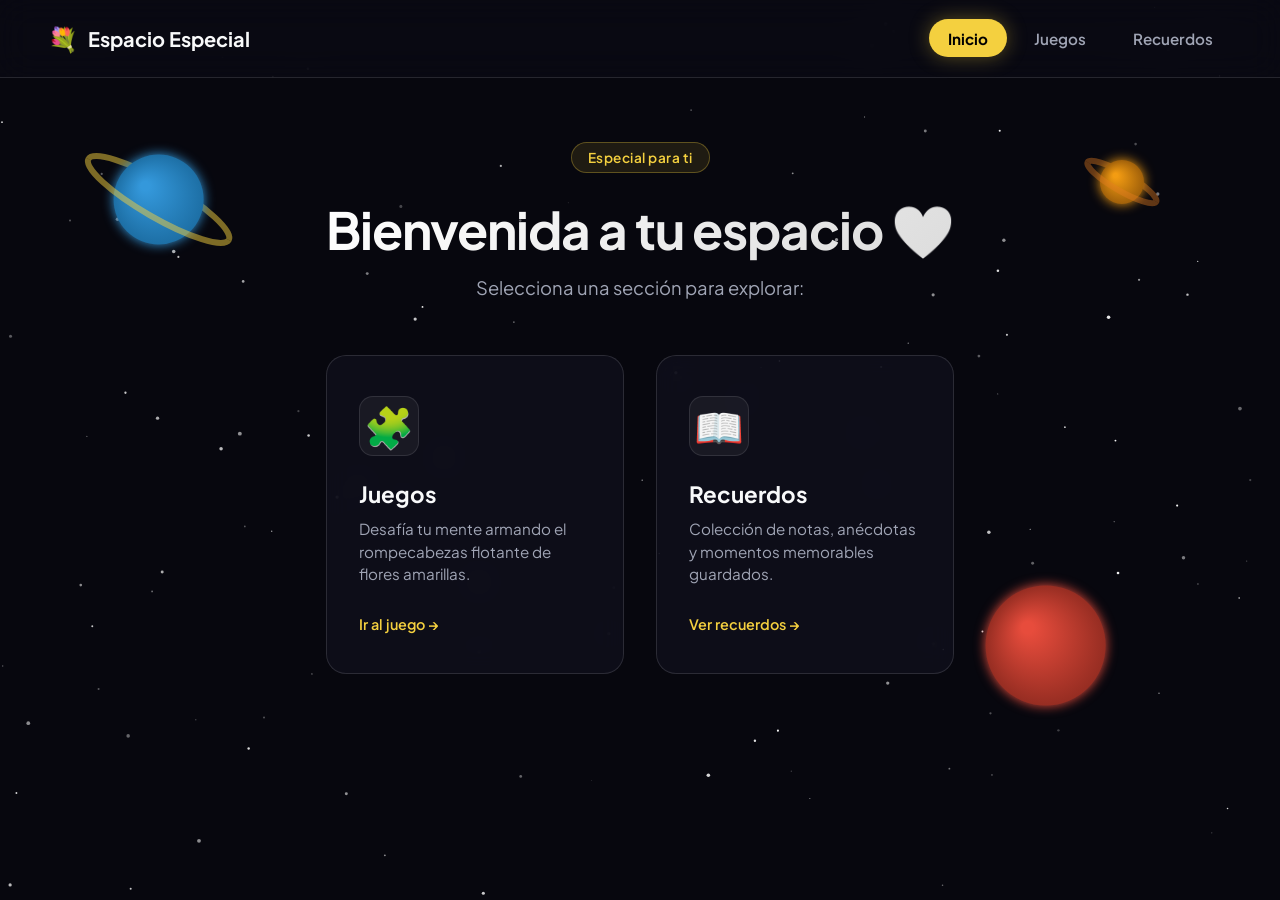
<file: index.html>
<!DOCTYPE html>
<html lang="es">
<head>
    <meta charset="UTF-8">
    <meta name="viewport" content="width=device-width, initial-scale=1.0">
    <title>Espacio Especial 💛</title>
    <link rel="preconnect" href="https://fonts.googleapis.com">
    <link rel="preconnect" href="https://fonts.gstatic.com" crossorigin>
    <link href="https://fonts.googleapis.com/css2?family=Plus+Jakarta+Sans:wght@300;400;600;700&display=swap" rel="stylesheet">
    
    <!-- Rutas relativas corregidas (sin barra inicial) -->
    <link rel="stylesheet" href="css/global.css">
    <link rel="stylesheet" href="css/style.css">
</head>
<body>
    <canvas id="fondo-espacial"></canvas>

    <header class="navbar">
        <a href="index.html" class="logo">
            <span class="logo-icon">💐</span>
            <span class="logo-text">Espacio Especial</span>
        </a>
        <nav class="nav-links">
            <a href="index.html" class="btn-nav active">Inicio</a>
            <a href="html/juegos.html" class="btn-nav">Juegos</a>
            <a href="html/recuerdos.html" class="btn-nav">Recuerdos</a>
        </nav>
    </header>

    <main class="hero-container">
        <span class="badge">Especial para ti</span>
        <h1>Bienvenida a tu espacio 💛</h1>
        <p class="subtitulo">Selecciona una sección para explorar:</p>
        
        <div class="grid-menu">
            <a href="html/juegos.html" class="tarjeta-menu">
                <div class="icono-wrapper">🧩</div>
                <h2>Juegos</h2>
                <p>Desafía tu mente armando el rompecabezas flotante de flores amarillas.</p>
                <span class="link-action">Ir al juego →</span>
            </a>

            <a href="html/recuerdos.html" class="tarjeta-menu">
                <div class="icono-wrapper">📖</div>
                <h2>Recuerdos</h2>
                <p>Colección de notas, anécdotas y momentos memorables guardados.</p>
                <span class="link-action">Ver recuerdos →</span>
            </a>
        </div>
    </main>

    <!-- Ruta relativa corregida -->
    <script src="js/fondo.js"></script>
</body>
</html>
</file>
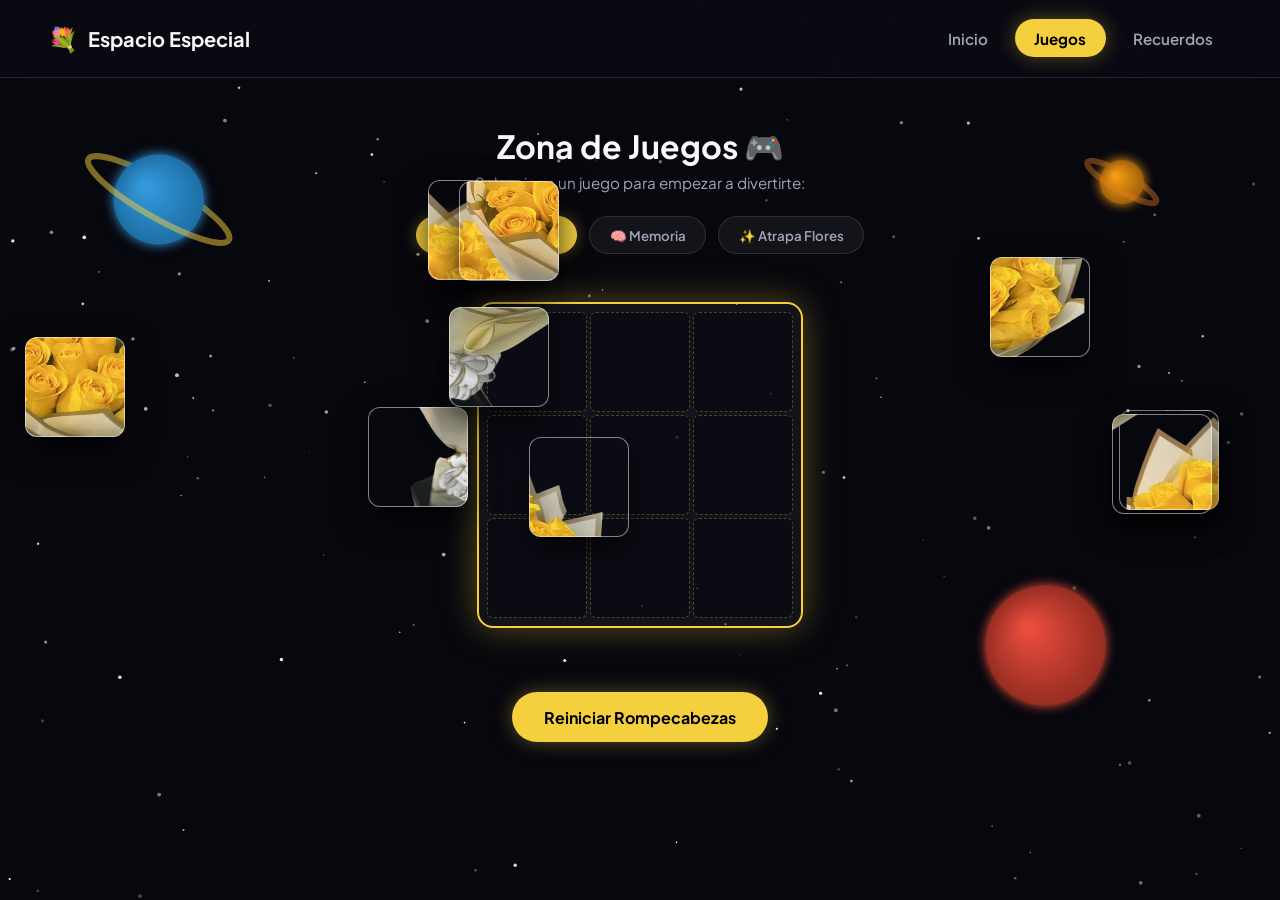
<file: juegos.html>
<!DOCTYPE html>
<html lang="es">
<head>
    <meta charset="UTF-8">
    <meta name="viewport" content="width=device-width, initial-scale=1.0">
    <title>Juegos - Espacio Especial</title>
    <link rel="preconnect" href="https://fonts.googleapis.com">
    <link rel="preconnect" href="https://fonts.gstatic.com" crossorigin>
    <link href="https://fonts.googleapis.com/css2?family=Plus+Jakarta+Sans:wght@300;400;600;700&display=swap" rel="stylesheet">
    <link rel="stylesheet" href="style.css">
</head>
<body>
    <canvas id="fondo-espacial"></canvas>

    <header class="navbar">
        <a href="index.html" class="logo">
            <span class="logo-icon">💐</span>
            <span class="logo-text">Espacio Especial</span>
        </a>
        <nav class="nav-links">
            <a href="index.html" class="btn-nav">Inicio</a>
            <a href="juegos.html" class="btn-nav active">Juegos</a>
            <a href="recuerdos.html" class="btn-nav">Recuerdos</a>
        </nav>
    </header>

    <main class="contenedor-vista">
        <div class="juego-header">
            <h2>Zona de Juegos 🎮</h2>
            <p>Selecciona un juego para empezar a divertirte:</p>
            
            <!-- Selector de juegos -->
            <div class="selector-juegos">
                <button id="btn-tab-rompecabezas" class="tab-btn active">🧩 Rompecabezas</button>
                <button id="btn-tab-memoria" class="tab-btn">🧠 Memoria</button>
                <button id="btn-tab-reflejos" class="tab-btn">✨ Atrapa Flores</button>
            </div>
        </div>

        <!-- 1. JUEGO: ROMPECABEZAS -->
        <section id="juego-rompecabezas" class="panel-juego activo">
            <div class="contenedor-juego">
                <div class="tablero-puzzle" id="tablero"></div>
            </div>
            <div id="contenedor-piezas-libres"></div>
            <div class="controles">
                <button id="btn-reiniciar-puzzle" class="btn-primary">Reiniciar Rompecabezas</button>
            </div>
        </section>

        <!-- 2. JUEGO: MEMORIA -->
        <section id="juego-memoria" class="panel-juego">
            <div class="stats-juego">
                <span>Movimientos: <strong id="movimientos-memoria">0</strong></span>
                <span>Pares encontrados: <strong id="pares-memoria">0 / 6</strong></span>
            </div>
            <div class="grid-memoria" id="grid-memoria"></div>
            <div class="controles">
                <button id="btn-reiniciar-memoria" class="btn-primary">Reiniciar Memoria</button>
            </div>
        </section>

        <!-- 3. JUEGO: ATRAPA FLORES (REFLEJOS) -->
        <section id="juego-reflejos" class="panel-juego">
            <div class="stats-juego">
                <span>Puntuación: <strong id="score-reflejos">0</strong></span>
                <span>Tiempo: <strong id="tiempo-reflejos">20</strong>s</span>
            </div>
            <div class="area-reflejos" id="area-reflejos">
                <p class="instruccion-game">Haz clic en "Iniciar Juego" para atrapar la mayor cantidad de flores antes de que se acabe el tiempo.</p>
            </div>
            <div class="controles">
                <button id="btn-iniciar-reflejos" class="btn-primary">Iniciar Juego</button>
            </div>
        </section>
    </main>

    <script src="fondo.js"></script>
    <script src="juegos.js"></script>
</body>
</html>
</file>
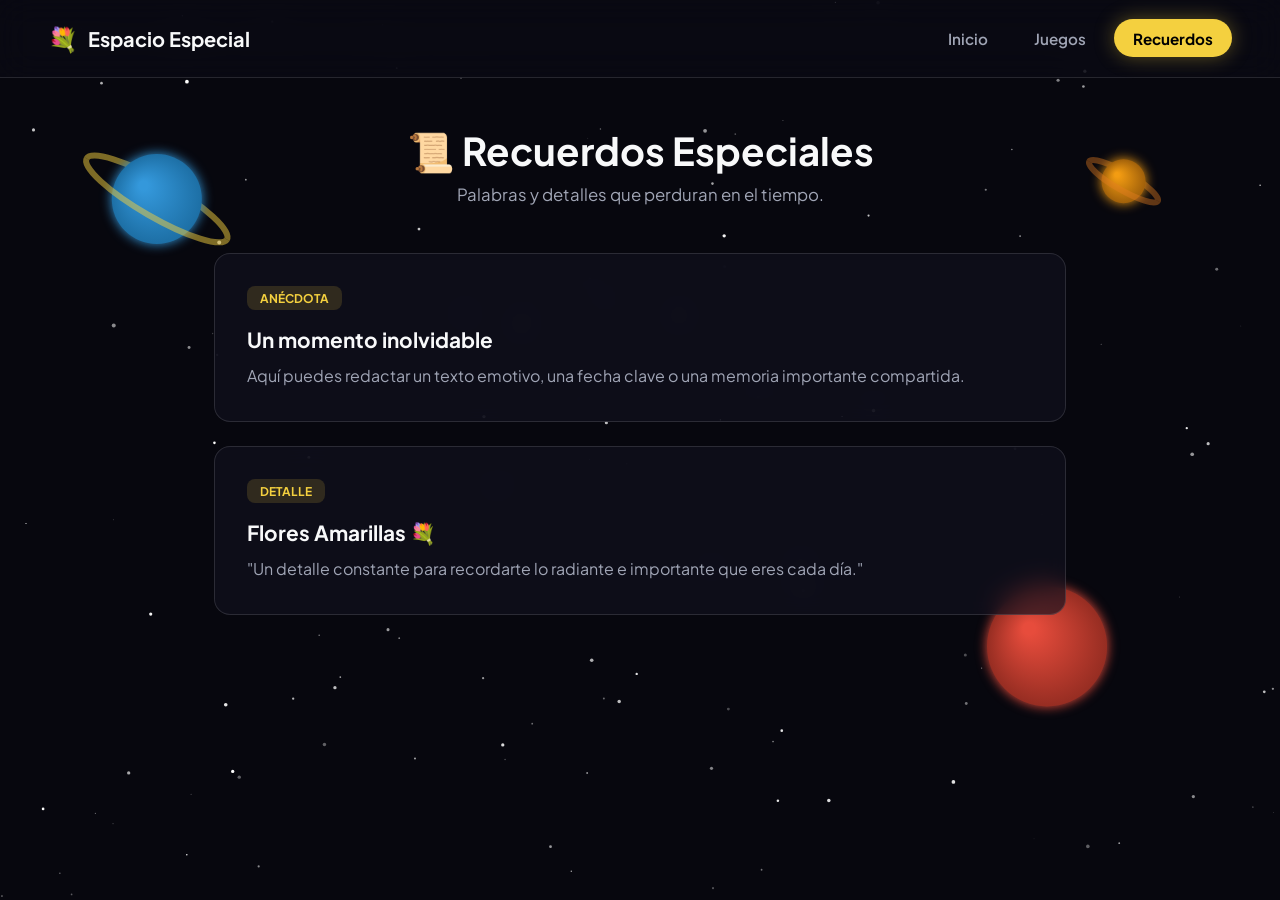
<file: recuerdos.html>
<!DOCTYPE html>
<html lang="es">
<head>
    <meta charset="UTF-8">
    <meta name="viewport" content="width=device-width, initial-scale=1.0">
    <title>Recuerdos - Espacio Especial</title>
    <link rel="preconnect" href="https://fonts.googleapis.com">
    <link rel="preconnect" href="https://fonts.gstatic.com" crossorigin>
    <link href="https://fonts.googleapis.com/css2?family=Plus+Jakarta+Sans:wght@300;400;600;700&display=swap" rel="stylesheet">
    <link rel="stylesheet" href="style.css">
</head>
<body>
    <canvas id="fondo-espacial"></canvas>

    <header class="navbar">
        <a href="index.html" class="logo">
            <span class="logo-icon">💐</span>
            <span class="logo-text">Espacio Especial</span>
        </a>
        <nav class="nav-links">
            <a href="index.html" class="btn-nav">Inicio</a>
            <a href="juegos.html" class="btn-nav">Juegos</a>
            <a href="recuerdos.html" class="btn-nav active">Recuerdos</a>
        </nav>
    </header>

    <main class="contenedor-vista">
        <div class="section-title">
            <h2>📜 Recuerdos Especiales</h2>
            <p>Palabras y detalles que perduran en el tiempo.</p>
        </div>
        <div class="lista-recuerdos">
            <article class="tarjeta-contenido">
                <div class="tag">Anécdota</div>
                <h3>Un momento inolvidable</h3>
                <p>Aquí puedes redactar un texto emotivo, una fecha clave o una memoria importante compartida.</p>
            </article>
            <article class="tarjeta-contenido">
                <div class="tag">Detalle</div>
                <h3>Flores Amarillas 💐</h3>
                <p>"Un detalle constante para recordarte lo radiante e importante que eres cada día."</p>
            </article>
        </div>
    </main>

    <script src="fondo.js"></script>
</body>
</html>
</file>
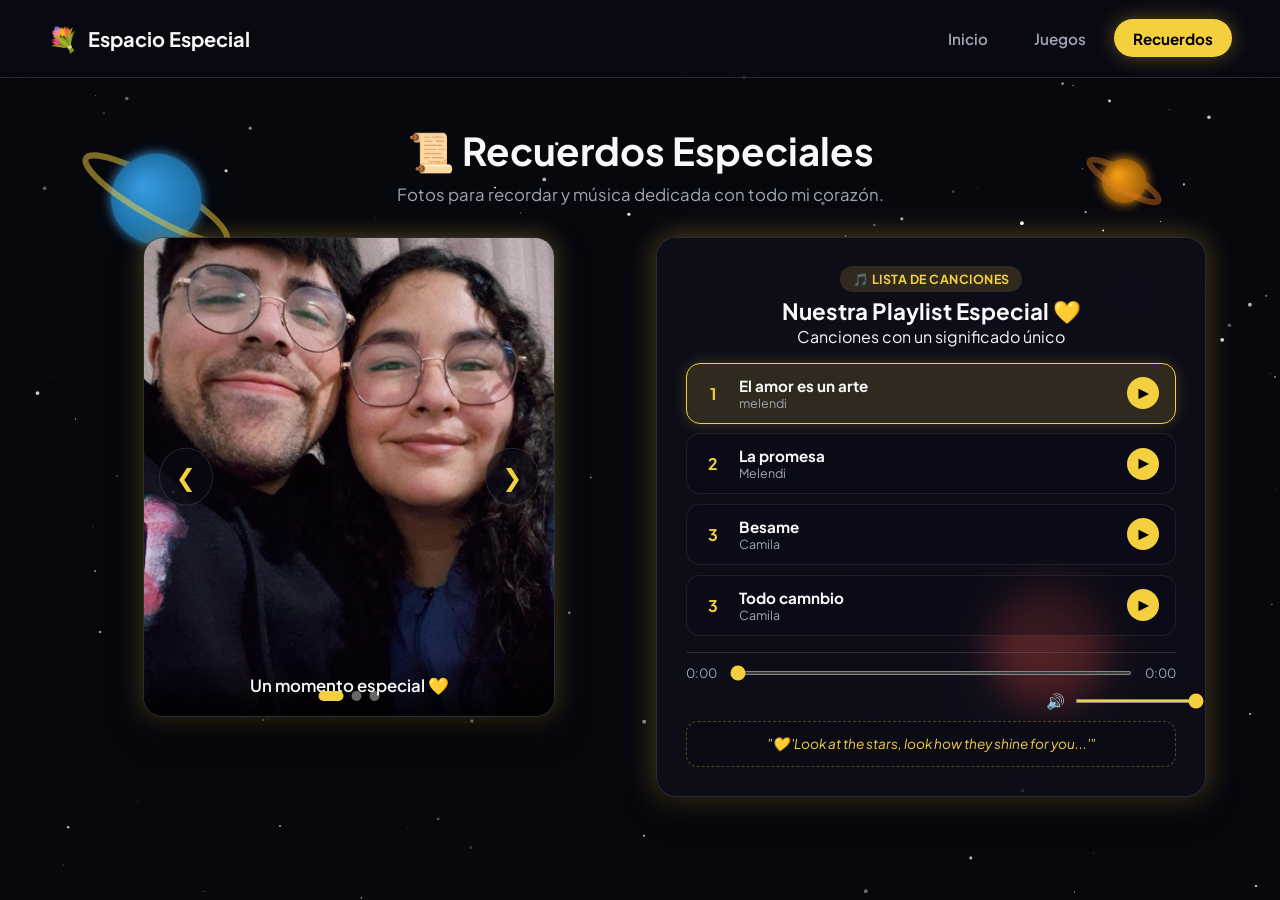
<file: html/recuerdos.html>
<!DOCTYPE html>
<html lang="es">
<head>
    <meta charset="UTF-8">
    <meta name="viewport" content="width=device-width, initial-scale=1.0">
    <title>Recuerdos - Espacio Especial</title>
    <link rel="preconnect" href="https://fonts.googleapis.com">
    <link rel="preconnect" href="https://fonts.gstatic.com" crossorigin>
    <link href="https://fonts.googleapis.com/css2?family=Plus+Jakarta+Sans:wght@300;400;600;700&display=swap" rel="stylesheet">
    
    <link rel="stylesheet" href="../css/global.css">
    <link rel="stylesheet" href="../css/recuerdos.css">
</head>
<body>
    <canvas id="fondo-espacial"></canvas>

    <header class="navbar">
        <a href="../index.html" class="logo">
            <span class="logo-icon">💐</span>
            <span class="logo-text">Espacio Especial</span>
        </a>
        <nav class="nav-links">
            <a href="../index.html" class="btn-nav">Inicio</a>
            <a href="juegos.html" class="btn-nav">Juegos</a>
            <a href="recuerdos.html" class="btn-nav active">Recuerdos</a>
        </nav>
    </header>

    <main class="contenedor-vista contenedor-recuerdos-wide">
        <div class="section-title">
            <h2>📜 Recuerdos Especiales</h2>
            <p>Fotos para recordar y música dedicada con todo mi corazón.</p>
        </div>

        <div class="layout-recuerdos-doble">
            <!-- CARRUSEL DE FOTOS -->
            <section class="seccion-carrusel">
                <div class="carrusel-container">
                    <div class="carrusel-track" id="carrusel-track">
                        <div class="carrusel-slide active">
                            <img src="../fotos/fotos1.jpg" alt="Recuerdo 1">
                            <div class="caption">Un momento especial 💛</div>
                        </div>
                        <div class="carrusel-slide">
                            <img src="../fotos/fotos2.jpg" alt="Recuerdo 2">
                            <div class="caption">Nuestra foto favorita 📸</div>
                        </div>
                        <div class="carrusel-slide">
                            <img src="../fotos/fotos3.jpg" alt="Recuerdo 3">
                            <div class="caption">Inolvidable ✨</div>
                        </div>
                    </div>

                    <button class="carrusel-btn btn-prev" id="btn-prev">❮</button>
                    <button class="carrusel-btn btn-next" id="btn-next">❯</button>

                    <div class="carrusel-dots" id="carrusel-dots"></div>
                </div>
            </section>

            <!-- REPRODUCTOR MP3 PERSONALIZADO -->
            <section class="seccion-reproductor">
                <div class="card-reproductor-alargado">
                    <div class="header-reproductor">
                        <span class="tag-musica">🎵 Lista de Canciones</span>
                        <h3>Nuestra Playlist Especial 💛</h3>
                        <p>Canciones con un significado único</p>
                    </div>

                    <audio id="audio-player"></audio>

                    <div class="lista-canciones">
                        <div class="item-cancion active" data-src="../musica/cancion1.mp3" data-nota="💛 'Look at the stars, look how they shine for you...'">
                            <div class="num-track">1</div>
                            <div class="info-track">
                                <span class="titulo-track">El amor es un arte</span>
                                <span class="artista-track">melendi</span>
                            </div>
                            <button class="btn-play-track">▶</button>
                        </div>

                        <div class="item-cancion" data-src="../musica/cancion2.mp3" data-nota="✨ Porque cada instante contigo es perfecto.">
                            <div class="num-track">2</div>
                            <div class="info-track">
                                <span class="titulo-track">La promesa</span>
                                <span class="artista-track">Melendi</span>
                            </div>
                            <button class="btn-play-track">▶</button>
                        </div>

                        <div class="item-cancion" data-src="../musica/cancion3.mp3" data-nota="💐 La canción perfecta para recordarte.">
                            <div class="num-track">3</div>
                            <div class="info-track">
                                <span class="titulo-track">Besame</span>
                                <span class="artista-track">Camila</span>
                            </div>
                            <button class="btn-play-track">▶</button>
                        </div>
                        <div class="item-cancion" data-src="../musica/cancion4.mp3" data-nota="💐 La canción perfecta para recordarte.">
                            <div class="num-track">3</div>
                            <div class="info-track">
                                <span class="titulo-track">Todo camnbio</span>
                                <span class="artista-track">Camila</span>
                            </div>
                            <button class="btn-play-track">▶</button>
                        </div>
                    </div>

                    <div class="panel-reproduccion-abajo">
                        <div class="contenedor-progreso">
                            <span id="tiempo-actual">0:00</span>
                            <input type="range" id="barra-progreso" value="0" min="0" max="100">
                            <span id="tiempo-total">0:00</span>
                        </div>

                        <div class="sub-bar-controles">
                            <div class="contenedor-volumen">
                                <span id="icono-volumen" class="icono-vol">🔊</span>
                                <input type="range" id="control-volumen" value="100" min="0" max="100">
                            </div>
                        </div>

                        <div class="mensaje-dedicatoria">
                            <p id="texto-dedicatoria">"💛 'Look at the stars, look how they shine for you...'"</p>
                        </div>
                    </div>
                </div>
            </section>
        </div>
    </main>

    <script src="../js/fondo.js"></script>
    <script src="../js/carrusel.js"></script>
</body>
</html>
</file>
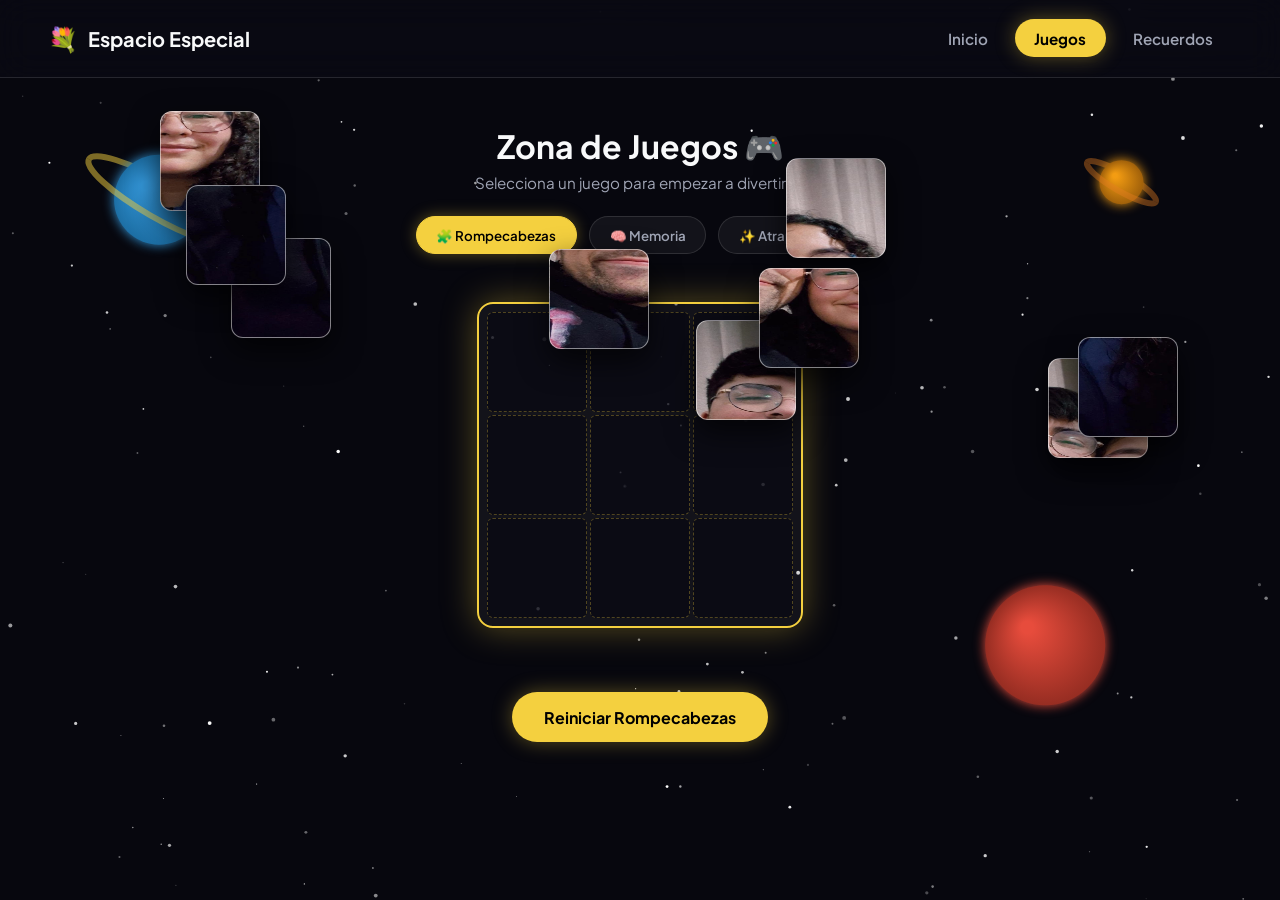
<file: regalop2/html/juegos.html>
<!DOCTYPE html>
<html lang="es">
<head>
    <meta charset="UTF-8">
    <meta name="viewport" content="width=device-width, initial-scale=1.0">
    <title>Juegos - Espacio Especial</title>
    <link rel="preconnect" href="https://fonts.googleapis.com">
    <link rel="preconnect" href="https://fonts.gstatic.com" crossorigin>
    <link href="https://fonts.googleapis.com/css2?family=Plus+Jakarta+Sans:wght@300;400;600;700&display=swap" rel="stylesheet">
    
    <!-- Rutas CSS relativas hacia ../css/ -->
    <link rel="stylesheet" href="../css/global.css">
    <link rel="stylesheet" href="../css/juegos.css">
</head>
<body>
    <canvas id="fondo-espacial"></canvas>

    <header class="navbar">
        <a href="../index.html" class="logo">
            <span class="logo-icon">💐</span>
            <span class="logo-text">Espacio Especial</span>
        </a>
        <nav class="nav-links">
            <a href="../index.html" class="btn-nav">Inicio</a>
            <a href="juegos.html" class="btn-nav active">Juegos</a>
            <a href="recuerdos.html" class="btn-nav">Recuerdos</a>
        </nav>
    </header>

    <main class="contenedor-vista">
        <div class="juego-header">
            <h2>Zona de Juegos 🎮</h2>
            <p>Selecciona un juego para empezar a divertirte:</p>
            
            <div class="selector-juegos">
                <button id="btn-tab-rompecabezas" class="tab-btn active">🧩 Rompecabezas</button>
                <button id="btn-tab-memoria" class="tab-btn">🧠 Memoria</button>
                <button id="btn-tab-reflejos" class="tab-btn">✨ Atrapa Flores</button>
            </div>
        </div>

        <!-- 1. JUEGO: ROMPECABEZAS -->
        <section id="juego-rompecabezas" class="panel-juego activo">
            <div class="contenedor-juego">
                <div class="tablero-puzzle" id="tablero"></div>
            </div>
            <div id="contenedor-piezas-libres"></div>
            <div class="controles">
                <button id="btn-reiniciar-puzzle" class="btn-primary">Reiniciar Rompecabezas</button>
            </div>
        </section>

        <!-- 2. JUEGO: MEMORIA -->
        <section id="juego-memoria" class="panel-juego">
            <div class="stats-juego">
                <span>Movimientos: <strong id="movimientos-memoria">0</strong></span>
                <span>Pares encontrados: <strong id="pares-memoria">0 / 6</strong></span>
            </div>
            <div class="grid-memoria" id="grid-memoria"></div>
            <div class="controles">
                <button id="btn-reiniciar-memoria" class="btn-primary">Reiniciar Memoria</button>
            </div>
        </section>

        <!-- 3. JUEGO: ATRAPA FLORES -->
        <section id="juego-reflejos" class="panel-juego">
            <div class="stats-juego">
                <span>Puntuación: <strong id="score-reflejos">0</strong></span>
                <span>Tiempo: <strong id="tiempo-reflejos">20</strong>s</span>
            </div>
            <div class="area-reflejos" id="area-reflejos">
                <p class="instruccion-game">Haz clic en "Iniciar Juego" para atrapar la mayor cantidad de flores antes de que se acabe el tiempo.</p>
            </div>
            <div class="controles">
                <button id="btn-iniciar-reflejos" class="btn-primary">Iniciar Juego</button>
            </div>
        </section>
    </main>

    <!-- Rutas JS relativas hacia ../js/ -->
    <script src="../js/fondo.js"></script>
    <script src="../js/juegos.js"></script>
</body>
</html>
</file>
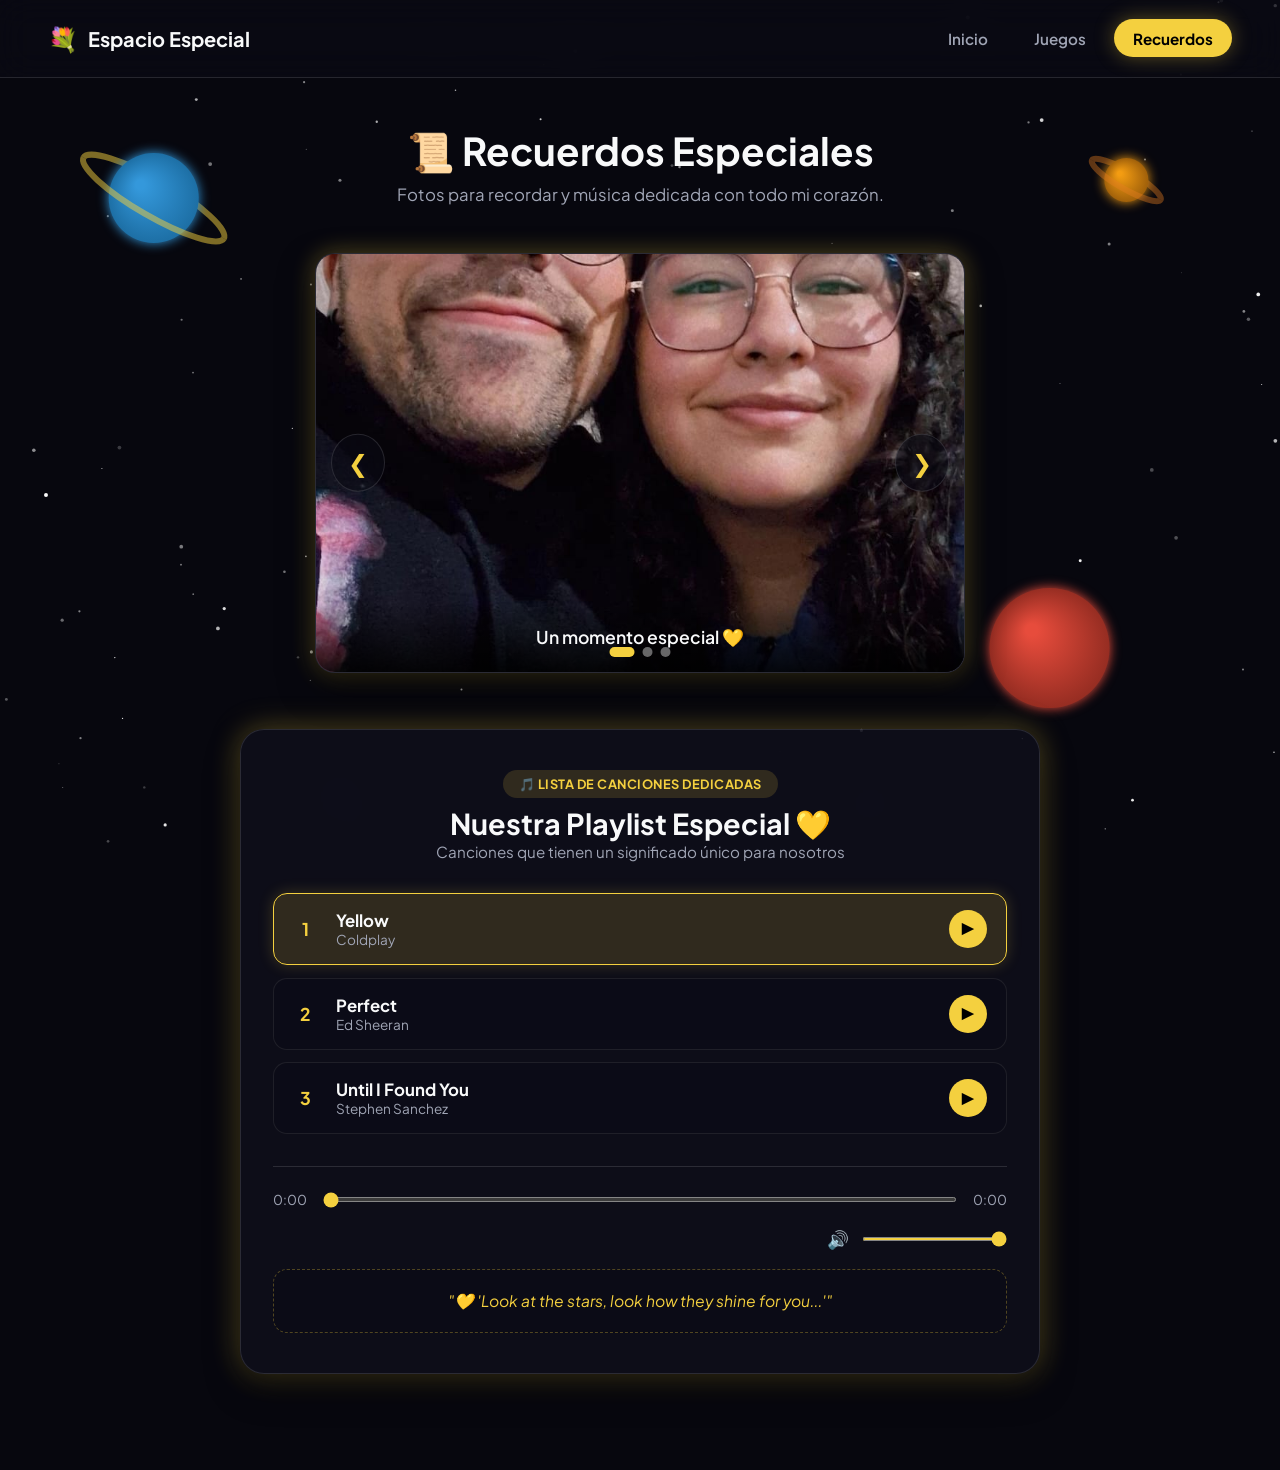
<file: regalop2/html/recuerdos.html>
<!DOCTYPE html>
<html lang="es">
<head>
    <meta charset="UTF-8">
    <meta name="viewport" content="width=device-width, initial-scale=1.0">
    <title>Recuerdos - Espacio Especial</title>
    <link rel="preconnect" href="https://fonts.googleapis.com">
    <link rel="preconnect" href="https://fonts.gstatic.com" crossorigin>
    <link href="https://fonts.googleapis.com/css2?family=Plus+Jakarta+Sans:wght@300;400;600;700&display=swap" rel="stylesheet">
    
    <!-- Rutas CSS relativas hacia ../css/ -->
    <link rel="stylesheet" href="../css/global.css">
    <link rel="stylesheet" href="../css/recuerdos.css">
</head>
<body>
    <canvas id="fondo-espacial"></canvas>

    <header class="navbar">
        <a href="../index.html" class="logo">
            <span class="logo-icon">💐</span>
            <span class="logo-text">Espacio Especial</span>
        </a>
        <nav class="nav-links">
            <a href="../index.html" class="btn-nav">Inicio</a>
            <a href="juegos.html" class="btn-nav">Juegos</a>
            <a href="recuerdos.html" class="btn-nav active">Recuerdos</a>
        </nav>
    </header>

    <main class="contenedor-vista">
        <div class="section-title">
            <h2>📜 Recuerdos Especiales</h2>
            <p>Fotos para recordar y música dedicada con todo mi corazón.</p>
        </div>

        <!-- CARRUSEL DE FOTOS -->
        <section class="seccion-carrusel">
            <div class="carrusel-container">
                <div class="carrusel-track" id="carrusel-track">
                    <div class="carrusel-slide active">
                        <img src="../fotos/fotos1.jpg" alt="Recuerdo 1">
                        <div class="caption">Un momento especial 💛</div>
                    </div>
                    <div class="carrusel-slide">
                        <img src="../fotos/fotos2.jpg" alt="Recuerdo 2">
                        <div class="caption">Nuestra foto favorita 📸</div>
                    </div>
                    <div class="carrusel-slide">
                        <img src="../fotos/fotos3.jpg" alt="Recuerdo 3">
                        <div class="caption">Inolvidable ✨</div>
                    </div>
                </div>

                <button class="carrusel-btn btn-prev" id="btn-prev">❮</button>
                <button class="carrusel-btn btn-next" id="btn-next">❯</button>

                <div class="carrusel-dots" id="carrusel-dots"></div>
            </div>
        </section>

        <!-- REPRODUCTOR MP3 PERSONALIZADO -->
        <section class="seccion-reproductor">
            <div class="card-reproductor-alargado">
                <div class="header-reproductor">
                    <span class="tag-musica">🎵 Lista de Canciones Dedicadas</span>
                    <h3>Nuestra Playlist Especial 💛</h3>
                    <p>Canciones que tienen un significado único para nosotros</p>
                </div>

                <audio id="audio-player"></audio>

                <!-- LISTA DE CANCIONES (Rutas corregidas hacia ../musica/) -->
                <div class="lista-canciones">
                    <div class="item-cancion active" data-src="../musica/cancion1.mp3" data-titulo="Yellow" data-artista="Coldplay" data-nota="💛 'Look at the stars, look how they shine for you...'">
                        <div class="num-track">1</div>
                        <div class="info-track">
                            <span class="titulo-track">Yellow</span>
                            <span class="artista-track">Coldplay</span>
                        </div>
                        <button class="btn-play-track">▶</button>
                    </div>

                    <div class="item-cancion" data-src="../musica/cancion2.mp3" data-titulo="Perfect" data-artista="Ed Sheeran" data-nota="✨ Porque cada instante contigo es perfecto.">
                        <div class="num-track">2</div>
                        <div class="info-track">
                            <span class="titulo-track">Perfect</span>
                            <span class="artista-track">Ed Sheeran</span>
                        </div>
                        <button class="btn-play-track">▶</button>
                    </div>

                    <div class="item-cancion" data-src="../musica/cancion3.mp3" data-titulo="Until I Found You" data-artista="Stephen Sanchez" data-nota="💐 La canción perfecta para recordarte.">
                        <div class="num-track">3</div>
                        <div class="info-track">
                            <span class="titulo-track">Until I Found You</span>
                            <span class="artista-track">Stephen Sanchez</span>
                        </div>
                        <button class="btn-play-track">▶</button>
                    </div>
                </div>

                <!-- BARRA DE REPRODUCCIÓN -->
                <div class="panel-reproduccion-abajo">
                    <div class="contenedor-progreso">
                        <span id="tiempo-actual">0:00</span>
                        <input type="range" id="barra-progreso" value="0" min="0" max="100">
                        <span id="tiempo-total">0:00</span>
                    </div>

                    <div class="sub-bar-controles">
                        <div class="contenedor-volumen">
                            <span id="icono-volumen" class="icono-vol">🔊</span>
                            <input type="range" id="control-volumen" value="100" min="0" max="100">
                        </div>
                    </div>

                    <div class="mensaje-dedicatoria">
                        <p id="texto-dedicatoria">"💛 'Look at the stars, look how they shine for you...'"</p>
                    </div>
                </div>
            </div>
        </section>
    </main>

    <!-- Rutas JS relativas hacia ../js/ -->
    <script src="../js/fondo.js"></script>
    <script src="../js/carrusel.js"></script>
</body>
</html>
</file>
<file: css/global.css>
:root {
    --bg-dark: #07070e;
    --primary-yellow: #f4d03f;
    --primary-glow: rgba(244, 208, 63, 0.35);
    --glass-bg: rgba(18, 18, 32, 0.65);
    --glass-border: rgba(255, 255, 255, 0.12);
    --glass-border-hover: rgba(244, 208, 63, 0.5);
    --text-main: #f8f9fa;
    --text-muted: #a0a5b5;
    --font-family: 'Plus Jakarta Sans', system-ui, -apple-system, sans-serif;
}

* {
    margin: 0;
    padding: 0;
    box-sizing: border-box;
    font-family: var(--font-family);
    -webkit-font-smoothing: antialiased;
}

/* Normalización de botones e inputs */
button, input {
    font-family: inherit;
    touch-action: manipulation;
}

body {
    background-color: var(--bg-dark);
    color: var(--text-main);
    display: flex;
    flex-direction: column;
    min-height: 100vh;
    overflow-x: hidden;
    position: relative;
}

/* Canvas de fondo espacial */
#fondo-espacial {
    position: fixed;
    top: 0;
    left: 0;
    width: 100%;
    height: 100%;
    z-index: 1;
    pointer-events: none;
}

/* Barra de Navegación */
.navbar {
    position: relative;
    z-index: 100;
    display: flex;
    justify-content: space-between;
    align-items: center;
    padding: 1.2rem 3rem;
    background: rgba(10, 10, 20, 0.7);
    backdrop-filter: blur(16px);
    -webkit-backdrop-filter: blur(16px);
    border-bottom: 1px solid var(--glass-border);
}

.logo {
    display: flex;
    align-items: center;
    gap: 0.6rem;
    font-weight: 700;
    font-size: 1.25rem;
    color: var(--text-main);
    text-decoration: none;
}

.logo-icon {
    font-size: 1.5rem;
}

.nav-links {
    display: flex;
    gap: 0.5rem;
}

.btn-nav {
    background: transparent;
    color: var(--text-muted);
    font-size: 0.95rem;
    font-weight: 600;
    padding: 0.6rem 1.2rem;
    border-radius: 30px;
    text-decoration: none;
    transition: all 0.25s ease;
}

.btn-nav:hover {
    color: var(--text-main);
    background: rgba(255, 255, 255, 0.05);
}

.btn-nav.active {
    background: var(--primary-yellow);
    color: #000;
    font-weight: 700;
    box-shadow: 0 0 20px var(--primary-glow);
}

/* Contenedor General de Vistas */
.contenedor-vista {
    position: relative;
    z-index: 10;
    padding: 3rem 1.5rem;
    max-width: 900px;
    margin: 0 auto;
    width: 100%;
}

.section-title {
    text-align: center;
    margin-bottom: 2rem;
}

.section-title h2 {
    font-size: 2.4rem;
    font-weight: 700;
    margin-bottom: 0.5rem;
}

.section-title p {
    color: var(--text-muted);
    font-size: 1.05rem;
}

/* Adaptación Móvil */
@media (max-width: 768px) {
    .navbar {
        padding: 1rem 1.5rem;
    }
    .btn-nav {
        padding: 0.5rem 0.8rem;
        font-size: 0.85rem;
    }
}
</file>
<file: css/style.css>
/* PÁGINA DE INICIO (INDEX) */
.hero-container {
    position: relative;
    z-index: 10;
    display: flex;
    flex-direction: column;
    align-items: center;
    justify-content: center;
    padding: 4rem 1.5rem;
    text-align: center;
    max-width: 1100px;
    margin: 0 auto;
}

.badge {
    background: rgba(244, 208, 63, 0.1);
    color: var(--primary-yellow);
    border: 1px solid rgba(244, 208, 63, 0.3);
    padding: 0.4rem 1rem;
    border-radius: 20px;
    font-size: 0.85rem;
    font-weight: 600;
    margin-bottom: 1.5rem;
    letter-spacing: 0.5px;
}

.hero-container h1 {
    font-size: 3.2rem;
    font-weight: 700;
    letter-spacing: -1px;
    background: linear-gradient(135deg, #ffffff 0%, #dcdcdc 100%);
    -webkit-background-clip: text;
    -webkit-text-fill-color: transparent;
    margin-bottom: 0.8rem;
}

.subtitulo {
    font-size: 1.15rem;
    color: var(--text-muted);
    margin-bottom: 3.5rem;
    font-weight: 400;
}

.grid-menu {
    display: grid;
    grid-template-columns: repeat(auto-fit, minmax(280px, 1fr));
    gap: 2rem;
    width: 100%;
}

.tarjeta-menu {
    background: var(--glass-bg);
    backdrop-filter: blur(12px);
    -webkit-backdrop-filter: blur(12px);
    border: 1px solid var(--glass-border);
    border-radius: 20px;
    padding: 2.5rem 2rem;
    text-decoration: none;
    transition: all 0.35s cubic-bezier(0.4, 0, 0.2, 1);
    display: flex;
    flex-direction: column;
    align-items: flex-start;
    text-align: left;
}

.tarjeta-menu:hover {
    transform: translateY(-8px);
    border-color: var(--glass-border-hover);
    box-shadow: 0 15px 35px rgba(0, 0, 0, 0.4), 0 0 30px var(--primary-glow);
    background: rgba(25, 25, 45, 0.8);
}

.icono-wrapper {
    font-size: 2.5rem;
    background: rgba(255, 255, 255, 0.05);
    width: 60px;
    height: 60px;
    display: flex;
    align-items: center;
    justify-content: center;
    border-radius: 14px;
    margin-bottom: 1.5rem;
    border: 1px solid rgba(255, 255, 255, 0.1);
}

.tarjeta-menu h2 {
    color: var(--text-main);
    font-size: 1.4rem;
    font-weight: 700;
    margin-bottom: 0.6rem;
}

.tarjeta-menu p {
    color: var(--text-muted);
    font-size: 0.95rem;
    line-height: 1.5;
    margin-bottom: 1.8rem;
}

.link-action {
    color: var(--primary-yellow);
    font-weight: 600;
    font-size: 0.9rem;
    margin-top: auto;
}

@media (max-width: 768px) {
    .hero-container h1 {
        font-size: 2.2rem;
    }
}
</file>
<file: style.css>
:root {
    --bg-dark: #07070e;
    --primary-yellow: #f4d03f;
    --primary-glow: rgba(244, 208, 63, 0.35);
    --glass-bg: rgba(18, 18, 32, 0.65);
    --glass-border: rgba(255, 255, 255, 0.12);
    --glass-border-hover: rgba(244, 208, 63, 0.5);
    --text-main: #f8f9fa;
    --text-muted: #a0a5b5;
    --font-family: 'Plus Jakarta Sans', system-ui, -apple-system, sans-serif;
}

* {
    margin: 0;
    padding: 0;
    box-sizing: border-box;
    font-family: var(--font-family);
    -webkit-font-smoothing: antialiased;
}

body {
    background-color: var(--bg-dark);
    color: var(--text-main);
    display: flex;
    flex-direction: column;
    min-height: 100vh;
    overflow-x: hidden;
    position: relative;
}

#fondo-espacial {
    position: fixed;
    top: 0;
    left: 0;
    width: 100%;
    height: 100%;
    z-index: 1;
    pointer-events: none;
}

.navbar {
    position: relative;
    z-index: 100;
    display: flex;
    justify-content: space-between;
    align-items: center;
    padding: 1.2rem 3rem;
    background: rgba(10, 10, 20, 0.7);
    backdrop-filter: blur(16px);
    border-bottom: 1px solid var(--glass-border);
}

.logo {
    display: flex;
    align-items: center;
    gap: 0.6rem;
    font-weight: 700;
    font-size: 1.25rem;
    color: var(--text-main);
    text-decoration: none;
}

.logo-icon {
    font-size: 1.5rem;
}

.nav-links {
    display: flex;
    gap: 0.5rem;
}

.btn-nav {
    background: transparent;
    color: var(--text-muted);
    font-size: 0.95rem;
    font-weight: 600;
    padding: 0.6rem 1.2rem;
    border-radius: 30px;
    text-decoration: none;
    transition: all 0.25s ease;
}

.btn-nav:hover {
    color: var(--text-main);
    background: rgba(255, 255, 255, 0.05);
}

.btn-nav.active {
    background: var(--primary-yellow);
    color: #000;
    font-weight: 700;
    box-shadow: 0 0 20px var(--primary-glow);
}

.hero-container {
    position: relative;
    z-index: 10;
    display: flex;
    flex-direction: column;
    align-items: center;
    justify-content: center;
    padding: 4rem 1.5rem;
    text-align: center;
    max-width: 1100px;
    margin: 0 auto;
}

.badge {
    background: rgba(244, 208, 63, 0.1);
    color: var(--primary-yellow);
    border: 1px solid rgba(244, 208, 63, 0.3);
    padding: 0.4rem 1rem;
    border-radius: 20px;
    font-size: 0.85rem;
    font-weight: 600;
    margin-bottom: 1.5rem;
}

.hero-container h1 {
    font-size: 3.2rem;
    font-weight: 700;
    margin-bottom: 0.8rem;
}

.subtitulo {
    font-size: 1.15rem;
    color: var(--text-muted);
    margin-bottom: 3.5rem;
}

.grid-menu {
    display: grid;
    grid-template-columns: repeat(auto-fit, minmax(280px, 1fr));
    gap: 2rem;
    width: 100%;
}

.tarjeta-menu {
    background: var(--glass-bg);
    backdrop-filter: blur(12px);
    border: 1px solid var(--glass-border);
    border-radius: 20px;
    padding: 2.5rem 2rem;
    text-decoration: none;
    transition: all 0.35s ease;
    display: flex;
    flex-direction: column;
    align-items: flex-start;
    text-align: left;
}

.tarjeta-menu:hover {
    transform: translateY(-8px);
    border-color: var(--glass-border-hover);
    box-shadow: 0 15px 35px rgba(0, 0, 0, 0.4), 0 0 30px var(--primary-glow);
    background: rgba(25, 25, 45, 0.8);
}

.icono-wrapper {
    font-size: 2.5rem;
    background: rgba(255, 255, 255, 0.05);
    width: 60px;
    height: 60px;
    display: flex;
    align-items: center;
    justify-content: center;
    border-radius: 14px;
    margin-bottom: 1.5rem;
    border: 1px solid rgba(255, 255, 255, 0.1);
}

.tarjeta-menu h2 {
    color: var(--text-main);
    font-size: 1.4rem;
    font-weight: 700;
    margin-bottom: 0.6rem;
}

.tarjeta-menu p {
    color: var(--text-muted);
    font-size: 0.95rem;
    line-height: 1.5;
    margin-bottom: 1.8rem;
}

.link-action {
    color: var(--primary-yellow);
    font-weight: 600;
    font-size: 0.9rem;
    margin-top: auto;
}

.contenedor-vista {
    position: relative;
    z-index: 10;
    padding: 3rem 1.5rem;
    max-width: 900px;
    margin: 0 auto;
    width: 100%;
}

.section-title {
    text-align: center;
    margin-bottom: 3rem;
}

.section-title h2 {
    font-size: 2.4rem;
    font-weight: 700;
    margin-bottom: 0.5rem;
}

.section-title p {
    color: var(--text-muted);
    font-size: 1.05rem;
}

.tarjeta-contenido {
    background: var(--glass-bg);
    backdrop-filter: blur(12px);
    border: 1px solid var(--glass-border);
    border-radius: 16px;
    padding: 2rem;
    margin-bottom: 1.5rem;
}

.tag {
    display: inline-block;
    background: rgba(244, 208, 63, 0.15);
    color: var(--primary-yellow);
    font-size: 0.75rem;
    font-weight: 700;
    text-transform: uppercase;
    padding: 0.3rem 0.8rem;
    border-radius: 8px;
    margin-bottom: 1rem;
}

.tarjeta-contenido h3 {
    font-size: 1.3rem;
    margin-bottom: 0.6rem;
}

.tarjeta-contenido p {
    color: var(--text-muted);
    line-height: 1.6;
}

.juego-header {
    text-align: center;
    margin-bottom: 1rem;
}

.juego-header h2 {
    font-size: 2rem;
    margin-bottom: 0.4rem;
}

.juego-header p {
    color: var(--text-muted);
    font-size: 0.95rem;
}

.contenedor-juego {
    display: flex;
    justify-content: center;
    align-items: center;
    padding: 2rem 1rem;
    min-height: 380px;
}

.tablero-puzzle {
    display: grid;
    grid-template-columns: repeat(3, 100px);
    grid-template-rows: repeat(3, 100px);
    gap: 3px;
    background-color: rgba(255, 255, 255, 0.05);
    padding: 8px;
    border-radius: 16px;
    border: 2px solid var(--primary-yellow);
    box-shadow: 0 0 35px var(--primary-glow);
}

.espacio-puzzle {
    width: 100px;
    height: 100px;
    background-color: rgba(10, 10, 20, 0.8);
    border: 1px dashed rgba(244, 208, 63, 0.3);
    border-radius: 6px;
    overflow: hidden;
}

.pieza-puzzle {
    position: fixed;
    z-index: 20;
    width: 100px;
    height: 100px;
    background-image: url('flores-amarillas.jpg');
    background-size: 300px 300px;
    cursor: grab;
    border: 1px solid rgba(255, 255, 255, 0.5);
    border-radius: 12px;
    box-shadow: 0 12px 30px rgba(0, 0, 0, 0.7);
    will-change: transform;
}

.pieza-puzzle:hover {
    animation-play-state: paused !important;
    transform: scale(1.18) !important;
    z-index: 40;
    box-shadow: 0 0 30px var(--primary-yellow);
    transition: transform 0.25s ease;
}

.espacio-puzzle .pieza-puzzle {
    position: static !important;
    animation: none !important;
    transform: none !important;
    box-shadow: none;
    border-radius: 0;
    width: 100%;
    height: 100%;
}

.controles {
    padding: 2rem;
    text-align: center;
}

.btn-primary {
    padding: 0.9rem 2rem;
    font-size: 1rem;
    font-weight: 700;
    background-color: var(--primary-yellow);
    color: #000;
    border: none;
    border-radius: 30px;
    cursor: pointer;
    box-shadow: 0 0 20px var(--primary-glow);
    transition: all 0.3s ease;
}

.btn-primary:hover {
    transform: translateY(-2px);
    box-shadow: 0 0 30px var(--primary-yellow);
    background-color: #fff;
}
/* SELECTOR DE PESTAÑAS DE JUEGO */
.selector-juegos {
    display: flex;
    justify-content: center;
    gap: 0.8rem;
    margin-top: 1.5rem;
    flex-wrap: wrap;
}

.tab-btn {
    background: rgba(255, 255, 255, 0.05);
    border: 1px solid var(--glass-border);
    color: var(--text-muted);
    padding: 0.6rem 1.2rem;
    border-radius: 20px;
    font-weight: 600;
    cursor: pointer;
    transition: all 0.3s ease;
}

.tab-btn:hover {
    color: var(--text-main);
    background: rgba(255, 255, 255, 0.1);
}

.tab-btn.active {
    background: var(--primary-yellow);
    color: #000;
    border-color: var(--primary-yellow);
    box-shadow: 0 0 15px var(--primary-glow);
}

.panel-juego {
    display: none;
    flex-direction: column;
    align-items: center;
    width: 100%;
}

.panel-juego.activo {
    display: flex;
}

.stats-juego {
    display: flex;
    gap: 2rem;
    font-size: 1.1rem;
    margin-bottom: 1.5rem;
    color: var(--text-muted);
}

.stats-juego strong {
    color: var(--primary-yellow);
}

/* JUEGO DE MEMORIA */
.grid-memoria {
    display: grid;
    grid-template-columns: repeat(4, 1fr);
    gap: 1rem;
    max-width: 500px;
    width: 100%;
    margin: 0 auto;
}

.carta-memoria {
    aspect-ratio: 1;
    background: var(--glass-bg);
    border: 1px solid var(--glass-border);
    border-radius: 12px;
    display: flex;
    align-items: center;
    justify-content: center;
    font-size: 2rem;
    cursor: pointer;
    user-select: none;
    transition: transform 0.3s ease, background 0.3s ease, border-color 0.3s ease;
    transform-style: preserve-3d;
}

.carta-memoria:hover {
    border-color: var(--primary-yellow);
    transform: scale(1.03);
}

.carta-memoria.revelada {
    background: rgba(244, 208, 63, 0.2);
    border-color: var(--primary-yellow);
}

.carta-memoria.emparejada {
    background: rgba(46, 204, 113, 0.2);
    border-color: #2ecc71;
    cursor: default;
}

/* JUEGO DE ATRAPA FLORES */
.area-reflejos {
    position: relative;
    width: 100%;
    max-width: 600px;
    height: 350px;
    background: var(--glass-bg);
    border: 1px solid var(--glass-border);
    border-radius: 16px;
    overflow: hidden;
    display: flex;
    align-items: center;
    justify-content: center;
}

.instruccion-game {
    color: var(--text-muted);
    text-align: center;
    padding: 2rem;
}

.item-reflejo {
    position: absolute;
    font-size: 2.2rem;
    cursor: pointer;
    user-select: none;
    animation: aparecer 0.2s ease-out;
    transition: transform 0.1s ease;
}

.item-reflejo:active {
    transform: scale(1.3);
}

@keyframes aparecer {
    from { transform: scale(0); }
    to { transform: scale(1); }
}
</file>
<file: css/recuerdos.css>
/* ESTRUCTURA GENERAL DE LA VISTA RECUERDOS */
.contenedor-recuerdos-wide {
    max-width: 1200px !important;
}

.layout-recuerdos-doble {
    display: flex;
    flex-direction: row;
    align-items: flex-start; /* Alinea ambas columnas arriba para que no se deformen */
    justify-content: center;
    gap: 2rem;
    width: 100%;
}

/* CARRUSEL DE FOTOS (DIMENSIONES ESTÁTICAS Y FIJAS) */
.seccion-carrusel {
    flex: 1;
    display: flex;
    justify-content: center;
    width: 100%;
    max-width: 550px; /* Tamaño controlado */
}

.carrusel-container {
    position: relative;
    width: 75%;
    height: 480px; /* Altura estricta para mantener la estética */
    border-radius: 20px;
    overflow: hidden;
    background: var(--glass-bg);
    border: 1px solid var(--glass-border);
    box-shadow: 0 15px 35px rgba(0, 0, 0, 0.5), 0 0 25px var(--primary-glow);
}

.carrusel-track {
    position: relative;
    width: 100%;
    height: 100%;
}

.carrusel-slide {
    position: absolute;
    top: 0;
    left: 0;
    width: 100%;
    height: 100%;
    opacity: 0;
    transition: opacity 0.6s ease-in-out;
    display: flex;
    flex-direction: column;
    justify-content: flex-end;
}

.carrusel-slide.active {
    opacity: 1;
    z-index: 2;
}

.carrusel-slide img {
    width: 100%;
    height: 100%;
    object-fit: cover;
    position: absolute;
    top: 0;
    left: 0;
}

.caption {
    position: relative;
    z-index: 3;
    padding: 1.2rem;
    background: linear-gradient(transparent, rgba(0, 0, 0, 0.85));
    color: var(--text-main);
    font-size: 1.05rem;
    font-weight: 600;
    text-align: center;
}

.carrusel-btn {
    position: absolute;
    top: 50%;
    transform: translateY(-50%);
    background: rgba(10, 10, 20, 0.6);
    border: 1px solid var(--glass-border);
    color: var(--primary-yellow);
    font-size: 1.5rem;
    padding: 0.8rem 1rem;
    cursor: pointer;
    border-radius: 50%;
    z-index: 10;
    transition: all 0.3s ease;
}

.carrusel-btn:hover {
    background: var(--primary-yellow);
    color: #000;
    box-shadow: 0 0 15px var(--primary-glow);
}

.btn-prev { left: 15px; }
.btn-next { right: 15px; }

.carrusel-dots {
    position: absolute;
    bottom: 15px;
    left: 50%;
    transform: translateX(-50%);
    display: flex;
    gap: 8px;
    z-index: 10;
}

.dot {
    width: 10px;
    height: 10px;
    border-radius: 50%;
    background: rgba(255, 255, 255, 0.4);
    cursor: pointer;
    transition: all 0.3s ease;
}

.dot.active {
    background: var(--primary-yellow);
    width: 25px;
    border-radius: 10px;
}

/* REPRODUCTOR Y BUSCADOR */
.seccion-reproductor {
    flex: 1;
    display: flex;
    justify-content: center;
    width: 100%;
    max-width: 550px;
}

.card-reproductor-alargado {
    background: var(--glass-bg);
    backdrop-filter: blur(16px);
    -webkit-backdrop-filter: blur(16px);
    border: 1px solid var(--glass-border);
    border-radius: 20px;
    padding: 1.8rem;
    width: 100%;
    box-shadow: 0 15px 35px rgba(0, 0, 0, 0.4), 0 0 30px var(--primary-glow);
}

.header-reproductor {
    text-align: center;
    margin-bottom: 1rem;
}

.header-reproductor h3 {
    font-size: 1.4rem;
    font-weight: 700;
    color: var(--text-main);
    margin-top: 0.3rem;
}

.tag-musica {
    display: inline-block;
    background: rgba(244, 208, 63, 0.15);
    color: var(--primary-yellow);
    font-size: 0.78rem;
    font-weight: 700;
    text-transform: uppercase;
    padding: 0.3rem 0.8rem;
    border-radius: 20px;
    letter-spacing: 0.5px;
}

/* BUSCADOR ESTÉTICO */
.contenedor-buscador {
    display: flex;
    gap: 0.5rem;
    margin-bottom: 1rem;
}

.contenedor-buscador input {
    flex: 1;
    background: rgba(10, 10, 20, 0.6);
    border: 1px solid var(--glass-border);
    border-radius: 12px;
    padding: 0.6rem 1rem;
    color: var(--text-main);
    font-size: 0.88rem;
    outline: none;
}

.contenedor-buscador input:focus {
    border-color: var(--primary-yellow);
}

.contenedor-buscador button {
    background: var(--primary-yellow);
    border: none;
    color: #000;
    font-weight: 700;
    padding: 0.6rem 1rem;
    border-radius: 12px;
    cursor: pointer;
    transition: all 0.25s ease;
}

.contenedor-buscador button:hover {
    box-shadow: 0 0 10px var(--primary-glow);
}

/* CONTENEDOR YOUTUBE CON TAMAÑO CONTROLADO */
#contenedor-youtube {
    margin-bottom: 1rem;
    border-radius: 12px;
    overflow: hidden;
    border: 1px solid var(--glass-border);
    height: 180px; /* Tamaño fijo de video para no alterar el layout */
}

#contenedor-youtube iframe {
    width: 100%;
    height: 100%;
}

/* LISTA DE CANCIONES Y CONTROLES */
.lista-canciones {
    display: flex;
    flex-direction: column;
    gap: 0.6rem;
    margin-bottom: 1rem;
}

.item-cancion {
    display: flex;
    align-items: center;
    gap: 1rem;
    padding: 0.75rem 1rem;
    background: rgba(10, 10, 20, 0.4);
    border: 1px solid rgba(255, 255, 255, 0.08);
    border-radius: 14px;
    cursor: pointer;
    transition: all 0.25s ease;
}

.item-cancion:hover {
    background: rgba(244, 208, 63, 0.08);
    border-color: rgba(244, 208, 63, 0.3);
    transform: translateX(4px);
}

.item-cancion.active {
    background: rgba(244, 208, 63, 0.15);
    border-color: var(--primary-yellow);
    box-shadow: 0 0 15px rgba(244, 208, 63, 0.2);
}

.num-track {
    font-weight: 700;
    color: var(--primary-yellow);
    font-size: 1rem;
    width: 20px;
    text-align: center;
}

.info-track {
    display: flex;
    flex-direction: column;
    flex: 1;
    text-align: left;
}

.titulo-track {
    font-weight: 700;
    font-size: 0.95rem;
    color: var(--text-main);
}

.artista-track {
    font-size: 0.78rem;
    color: var(--text-muted);
}

.btn-play-track {
    background: var(--primary-yellow);
    border: none;
    color: #000;
    width: 32px;
    height: 32px;
    border-radius: 50%;
    font-size: 0.85rem;
    cursor: pointer;
    display: flex;
    align-items: center;
    justify-content: center;
    transition: all 0.2s ease;
}

.panel-reproduccion-abajo {
    border-top: 1px solid var(--glass-border);
    padding-top: 0.8rem;
}

.contenedor-progreso {
    display: flex;
    align-items: center;
    gap: 0.8rem;
    margin-bottom: 0.6rem;
    font-size: 0.8rem;
    color: var(--text-muted);
}

.contenedor-progreso input[type="range"] {
    flex: 1;
    accent-color: var(--primary-yellow);
    cursor: pointer;
    height: 4px;
    background: rgba(255, 255, 255, 0.15);
    border-radius: 5px;
}

.sub-bar-controles {
    display: flex;
    justify-content: flex-end;
    margin-bottom: 0.6rem;
}

.contenedor-volumen {
    display: flex;
    align-items: center;
    gap: 0.6rem;
    width: 130px;
}

.icono-vol {
    font-size: 0.95rem;
    cursor: pointer;
    user-select: none;
    color: var(--primary-yellow);
}

.contenedor-volumen input[type="range"] {
    flex: 1;
    accent-color: var(--primary-yellow);
    cursor: pointer;
    height: 4px;
    background: rgba(255, 255, 255, 0.15);
    border-radius: 5px;
}

.mensaje-dedicatoria {
    background: rgba(10, 10, 20, 0.5);
    border-radius: 12px;
    padding: 0.8rem 1rem;
    border: 1px dashed rgba(244, 208, 63, 0.3);
    text-align: center;
}

.mensaje-dedicatoria p {
    color: var(--primary-yellow);
    font-style: italic;
    font-size: 0.85rem;
    line-height: 1.4;
}

/* RESPONSIVE MÓVIL */
@media (max-width: 900px) {
    .layout-recuerdos-doble {
        flex-direction: column;
        align-items: center;
    }

    .seccion-carrusel, .seccion-reproductor {
        max-width: 100%;
    }

    .carrusel-container {
        height: 380px;
    }
}
</file>
<file: regalop2/css/global.css>
:root {
    --bg-dark: #07070e;
    --primary-yellow: #f4d03f;
    --primary-glow: rgba(244, 208, 63, 0.35);
    --glass-bg: rgba(18, 18, 32, 0.65);
    --glass-border: rgba(255, 255, 255, 0.12);
    --glass-border-hover: rgba(244, 208, 63, 0.5);
    --text-main: #f8f9fa;
    --text-muted: #a0a5b5;
    --font-family: 'Plus Jakarta Sans', system-ui, -apple-system, sans-serif;
}

* {
    margin: 0;
    padding: 0;
    box-sizing: border-box;
    font-family: var(--font-family);
    -webkit-font-smoothing: antialiased;
}

/* Normalización de botones e inputs */
button, input {
    font-family: inherit;
    touch-action: manipulation;
}

body {
    background-color: var(--bg-dark);
    color: var(--text-main);
    display: flex;
    flex-direction: column;
    min-height: 100vh;
    overflow-x: hidden;
    position: relative;
}

/* Canvas de fondo espacial */
#fondo-espacial {
    position: fixed;
    top: 0;
    left: 0;
    width: 100%;
    height: 100%;
    z-index: 1;
    pointer-events: none;
}

/* Barra de Navegación */
.navbar {
    position: relative;
    z-index: 100;
    display: flex;
    justify-content: space-between;
    align-items: center;
    padding: 1.2rem 3rem;
    background: rgba(10, 10, 20, 0.7);
    backdrop-filter: blur(16px);
    -webkit-backdrop-filter: blur(16px);
    border-bottom: 1px solid var(--glass-border);
}

.logo {
    display: flex;
    align-items: center;
    gap: 0.6rem;
    font-weight: 700;
    font-size: 1.25rem;
    color: var(--text-main);
    text-decoration: none;
}

.logo-icon {
    font-size: 1.5rem;
}

.nav-links {
    display: flex;
    gap: 0.5rem;
}

.btn-nav {
    background: transparent;
    color: var(--text-muted);
    font-size: 0.95rem;
    font-weight: 600;
    padding: 0.6rem 1.2rem;
    border-radius: 30px;
    text-decoration: none;
    transition: all 0.25s ease;
}

.btn-nav:hover {
    color: var(--text-main);
    background: rgba(255, 255, 255, 0.05);
}

.btn-nav.active {
    background: var(--primary-yellow);
    color: #000;
    font-weight: 700;
    box-shadow: 0 0 20px var(--primary-glow);
}

/* Contenedor General de Vistas */
.contenedor-vista {
    position: relative;
    z-index: 10;
    padding: 3rem 1.5rem;
    max-width: 900px;
    margin: 0 auto;
    width: 100%;
}

.section-title {
    text-align: center;
    margin-bottom: 2rem;
}

.section-title h2 {
    font-size: 2.4rem;
    font-weight: 700;
    margin-bottom: 0.5rem;
}

.section-title p {
    color: var(--text-muted);
    font-size: 1.05rem;
}

/* Adaptación Móvil */
@media (max-width: 768px) {
    .navbar {
        padding: 1rem 1.5rem;
    }
    .btn-nav {
        padding: 0.5rem 0.8rem;
        font-size: 0.85rem;
    }
}
</file>
<file: regalop2/css/juegos.css>
/* SECCIÓN Y PESTAÑAS DE JUEGOS */
.juego-header {
    text-align: center;
    margin-bottom: 1rem;
}

.juego-header h2 {
    font-size: 2rem;
    margin-bottom: 0.4rem;
}

.juego-header p {
    color: var(--text-muted);
    font-size: 0.95rem;
}

.selector-juegos {
    display: flex;
    justify-content: center;
    gap: 0.8rem;
    margin-top: 1.5rem;
    flex-wrap: wrap;
}

.tab-btn {
    background: rgba(255, 255, 255, 0.05);
    border: 1px solid var(--glass-border);
    color: var(--text-muted);
    padding: 0.6rem 1.2rem;
    border-radius: 20px;
    font-weight: 600;
    cursor: pointer;
    transition: all 0.3s ease;
}

.tab-btn:hover {
    color: var(--text-main);
    background: rgba(255, 255, 255, 0.1);
}

.tab-btn.active {
    background: var(--primary-yellow);
    color: #000;
    border-color: var(--primary-yellow);
    box-shadow: 0 0 15px var(--primary-glow);
}

.panel-juego {
    display: none;
    flex-direction: column;
    align-items: center;
    width: 100%;
}

.panel-juego.activo {
    display: flex;
}

.stats-juego {
    display: flex;
    gap: 2rem;
    font-size: 1.1rem;
    margin-bottom: 1.5rem;
    color: var(--text-muted);
}

.stats-juego strong {
    color: var(--primary-yellow);
}

/* JUEGO 1: ROMPECABEZAS */
.contenedor-juego {
    display: flex;
    justify-content: center;
    align-items: center;
    padding: 2rem 1rem;
    min-height: 380px;
}

.tablero-puzzle {
    display: grid;
    grid-template-columns: repeat(3, 100px);
    grid-template-rows: repeat(3, 100px);
    gap: 3px;
    background-color: rgba(255, 255, 255, 0.05);
    padding: 8px;
    border-radius: 16px;
    border: 2px solid var(--primary-yellow);
    box-shadow: 0 0 35px var(--primary-glow);
}

.espacio-puzzle {
    width: 100px;
    height: 100px;
    background-color: rgba(10, 10, 20, 0.8);
    border: 1px dashed rgba(244, 208, 63, 0.3);
    border-radius: 6px;
    overflow: hidden;
}

.pieza-puzzle {
    position: fixed;
    z-index: 20;
    width: 100px;
    height: 100px;
    background-image: url('flores-amarillas.jpg');
    background-size: 300px 300px;
    cursor: grab;
    border: 1px solid rgba(255, 255, 255, 0.5);
    border-radius: 12px;
    box-shadow: 0 12px 30px rgba(0, 0, 0, 0.7);
    will-change: transform;
}

.pieza-puzzle:hover {
    transform: scale(1.18) !important;
    z-index: 40;
    box-shadow: 0 0 30px var(--primary-yellow);
    transition: transform 0.25s ease;
}

.espacio-puzzle .pieza-puzzle {
    position: static !important;
    animation: none !important;
    transform: none !important;
    box-shadow: none;
    border-radius: 0;
    width: 100%;
    height: 100%;
}

.controles {
    padding: 2rem;
    text-align: center;
}

.btn-primary {
    padding: 0.9rem 2rem;
    font-size: 1rem;
    font-weight: 700;
    background-color: var(--primary-yellow);
    color: #000;
    border: none;
    border-radius: 30px;
    cursor: pointer;
    box-shadow: 0 0 20px var(--primary-glow);
    transition: all 0.3s ease;
}

.btn-primary:hover {
    transform: translateY(-2px);
    box-shadow: 0 0 30px var(--primary-yellow);
    background-color: #fff;
}

/* JUEGO 2: MEMORIA */
.grid-memoria {
    display: grid;
    grid-template-columns: repeat(4, 1fr);
    gap: 1rem;
    max-width: 500px;
    width: 100%;
    margin: 0 auto;
}

.carta-memoria {
    aspect-ratio: 1;
    background: var(--glass-bg);
    border: 1px solid var(--glass-border);
    border-radius: 12px;
    display: flex;
    align-items: center;
    justify-content: center;
    font-size: 2rem;
    cursor: pointer;
    user-select: none;
    transition: transform 0.3s ease, background 0.3s ease, border-color 0.3s ease;
}

.carta-memoria:hover {
    border-color: var(--primary-yellow);
    transform: scale(1.03);
}

.carta-memoria.revelada {
    background: rgba(244, 208, 63, 0.2);
    border-color: var(--primary-yellow);
}

.carta-memoria.emparejada {
    background: rgba(46, 204, 113, 0.2);
    border-color: #2ecc71;
    cursor: default;
}

/* JUEGO 3: ATRAPA FLORES */
.area-reflejos {
    position: relative;
    width: 100%;
    max-width: 600px;
    height: 350px;
    background: var(--glass-bg);
    border: 1px solid var(--glass-border);
    border-radius: 16px;
    overflow: hidden;
    display: flex;
    align-items: center;
    justify-content: center;
}

.instruccion-game {
    color: var(--text-muted);
    text-align: center;
    padding: 2rem;
}

.item-reflejo {
    position: absolute;
    font-size: 2.2rem;
    cursor: pointer;
    user-select: none;
    animation: aparecer 0.2s ease-out;
    transition: transform 0.1s ease;
}

.item-reflejo:active {
    transform: scale(1.3);
}

@keyframes aparecer {
    from { transform: scale(0); }
    to { transform: scale(1); }
}
</file>
<file: regalop2/css/recuerdos.css>
/* CARRUSEL DE FOTOS */
.seccion-carrusel {
    display: flex;
    justify-content: center;
    padding: 1rem 0 2.5rem 0;
    width: 100%;
}

.carrusel-container {
    position: relative;
    width: 100%;
    max-width: 650px;
    height: 420px;
    border-radius: 20px;
    overflow: hidden;
    background: var(--glass-bg);
    border: 1px solid var(--glass-border);
    box-shadow: 0 15px 35px rgba(0, 0, 0, 0.5), 0 0 25px var(--primary-glow);
}

.carrusel-track {
    position: relative;
    width: 100%;
    height: 100%;
}

.carrusel-slide {
    position: absolute;
    top: 0;
    left: 0;
    width: 100%;
    height: 100%;
    opacity: 0;
    transition: opacity 0.6s ease-in-out;
    display: flex;
    flex-direction: column;
    justify-content: flex-end;
}

.carrusel-slide.active {
    opacity: 1;
    z-index: 2;
}

.carrusel-slide img {
    width: 100%;
    height: 100%;
    object-fit: cover;
    position: absolute;
    top: 0;
    left: 0;
}

.caption {
    position: relative;
    z-index: 3;
    padding: 1.5rem;
    background: linear-gradient(transparent, rgba(0, 0, 0, 0.85));
    color: var(--text-main);
    font-size: 1.1rem;
    font-weight: 600;
    text-align: center;
}

.carrusel-btn {
    position: absolute;
    top: 50%;
    transform: translateY(-50%);
    background: rgba(10, 10, 20, 0.6);
    border: 1px solid var(--glass-border);
    color: var(--primary-yellow);
    font-size: 1.5rem;
    padding: 0.8rem 1rem;
    cursor: pointer;
    border-radius: 50%;
    z-index: 10;
    transition: all 0.3s ease;
}

.carrusel-btn:hover {
    background: var(--primary-yellow);
    color: #000;
    box-shadow: 0 0 15px var(--primary-glow);
}

.btn-prev { left: 15px; }
.btn-next { right: 15px; }

.carrusel-dots {
    position: absolute;
    bottom: 15px;
    left: 50%;
    transform: translateX(-50%);
    display: flex;
    gap: 8px;
    z-index: 10;
}

.dot {
    width: 10px;
    height: 10px;
    border-radius: 50%;
    background: rgba(255, 255, 255, 0.4);
    cursor: pointer;
    transition: all 0.3s ease;
}

.dot.active {
    background: var(--primary-yellow);
    width: 25px;
    border-radius: 10px;
}

/* REPRODUCTOR ALARGADO (PLAYLIST) */
.seccion-reproductor {
    display: flex;
    justify-content: center;
    padding: 1rem 0 3rem 0;
    width: 100%;
}

.card-reproductor-alargado {
    background: var(--glass-bg);
    backdrop-filter: blur(16px);
    -webkit-backdrop-filter: blur(16px);
    border: 1px solid var(--glass-border);
    border-radius: 24px;
    padding: 2.5rem 2rem;
    width: 100%;
    max-width: 800px;
    box-shadow: 0 15px 35px rgba(0, 0, 0, 0.4), 0 0 30px var(--primary-glow);
}

.header-reproductor {
    text-align: center;
    margin-bottom: 2rem;
}

.header-reproductor h3 {
    font-size: 1.8rem;
    font-weight: 700;
    color: var(--text-main);
    margin-top: 0.4rem;
}

.header-reproductor p {
    color: var(--text-muted);
    font-size: 0.95rem;
}

.tag-musica {
    display: inline-block;
    background: rgba(244, 208, 63, 0.15);
    color: var(--primary-yellow);
    font-size: 0.8rem;
    font-weight: 700;
    text-transform: uppercase;
    padding: 0.4rem 1rem;
    border-radius: 20px;
    letter-spacing: 0.5px;
}

.lista-canciones {
    display: flex;
    flex-direction: column;
    gap: 0.8rem;
    margin-bottom: 2rem;
}

.item-cancion {
    display: flex;
    align-items: center;
    gap: 1.2rem;
    padding: 1rem 1.2rem;
    background: rgba(10, 10, 20, 0.4);
    border: 1px solid rgba(255, 255, 255, 0.08);
    border-radius: 14px;
    cursor: pointer;
    transition: all 0.25s ease;
}

.item-cancion:hover {
    background: rgba(244, 208, 63, 0.08);
    border-color: rgba(244, 208, 63, 0.3);
    transform: translateX(4px);
}

.item-cancion.active {
    background: rgba(244, 208, 63, 0.15);
    border-color: var(--primary-yellow);
    box-shadow: 0 0 15px rgba(244, 208, 63, 0.2);
}

.num-track {
    font-weight: 700;
    color: var(--primary-yellow);
    font-size: 1.1rem;
    width: 24px;
    text-align: center;
}

.info-track {
    display: flex;
    flex-direction: column;
    flex: 1;
    text-align: left;
}

.titulo-track {
    font-weight: 700;
    font-size: 1.05rem;
    color: var(--text-main);
}

.artista-track {
    font-size: 0.85rem;
    color: var(--text-muted);
}

.btn-play-track {
    background: var(--primary-yellow);
    border: none;
    color: #000;
    width: 38px;
    height: 38px;
    border-radius: 50%;
    font-size: 1rem;
    cursor: pointer;
    display: flex;
    align-items: center;
    justify-content: center;
    transition: all 0.2s ease;
}

.panel-reproduccion-abajo {
    border-top: 1px solid var(--glass-border);
    padding-top: 1.5rem;
}

.contenedor-progreso {
    display: flex;
    align-items: center;
    gap: 1rem;
    margin-bottom: 1.2rem;
    font-size: 0.85rem;
    color: var(--text-muted);
}

.contenedor-progreso input[type="range"] {
    flex: 1;
    accent-color: var(--primary-yellow);
    cursor: pointer;
    height: 5px;
    background: rgba(255, 255, 255, 0.15);
    border-radius: 5px;
}

.sub-bar-controles {
    display: flex;
    justify-content: flex-end;
    margin-bottom: 1.2rem;
}

.contenedor-volumen {
    display: flex;
    align-items: center;
    gap: 0.8rem;
    width: 180px;
}

.icono-vol {
    font-size: 1.1rem;
    cursor: pointer;
    user-select: none;
    color: var(--primary-yellow);
}

.contenedor-volumen input[type="range"] {
    flex: 1;
    accent-color: var(--primary-yellow);
    cursor: pointer;
    height: 4px;
    background: rgba(255, 255, 255, 0.15);
    border-radius: 5px;
}

.mensaje-dedicatoria {
    background: rgba(10, 10, 20, 0.5);
    border-radius: 14px;
    padding: 1.2rem 1.5rem;
    border: 1px dashed rgba(244, 208, 63, 0.3);
    text-align: center;
}

.mensaje-dedicatoria p {
    color: var(--primary-yellow);
    font-style: italic;
    font-size: 0.98rem;
    line-height: 1.5;
}
</file>
